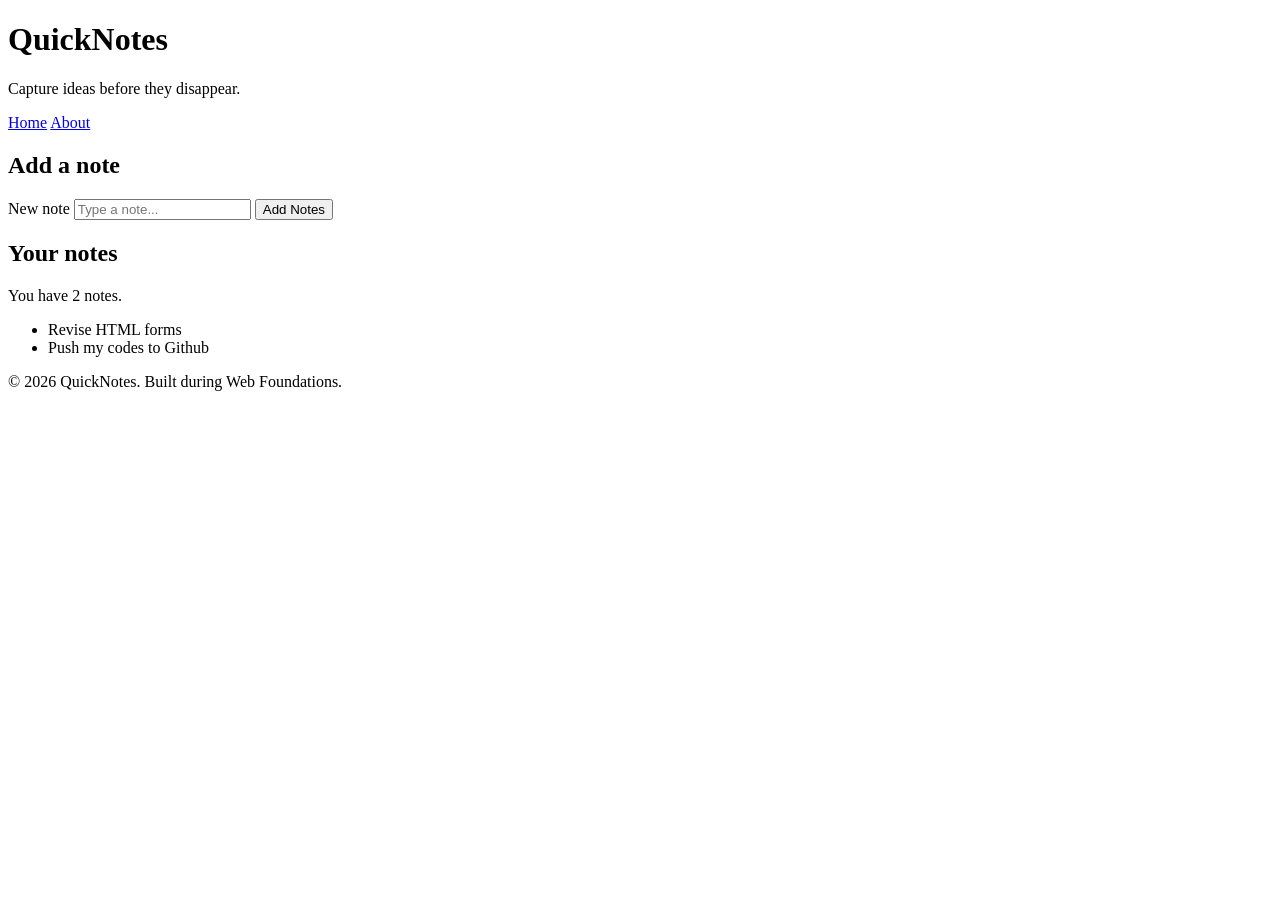
<file: day1/index.html>
<!doctype html>
<html lang="en">
  <head>
    <meta charset="UTF-8" />
    <meta name="viewport" content="width=device-width, initial-scale=1.0" />
    <title>QuickNotes</title>
  </head>
  <body>
    <header>
      <h1>QuickNotes</h1>
      <p>Capture ideas before they disappear.</p>
      <nav>
        <a href="index.html">Home</a>
        <a href="about.html">About</a>
      </nav>
    </header>
    <main>
      <section>
        <h2>Add a note</h2>
        <form id="note-form">
          <label for="note-input">New note</label>
          <input type="text" id="note-input" placeholder="Type a note..." />
          <button type="submit">Add Notes</button>
        </form>
      </section>

      <section>
        <h2>Your notes</h2>
        <p id="note-count">You have 2 notes.</p>
        <ul id="notes-list">
          <li>Revise HTML forms</li>
          <li>Push my codes to Github</li>
        </ul>
      </section>
    </main>

    <footer>
      <p>&copy; 2026 QuickNotes. Built during Web Foundations.</p>
    </footer>
  </body>
</html>
</file>
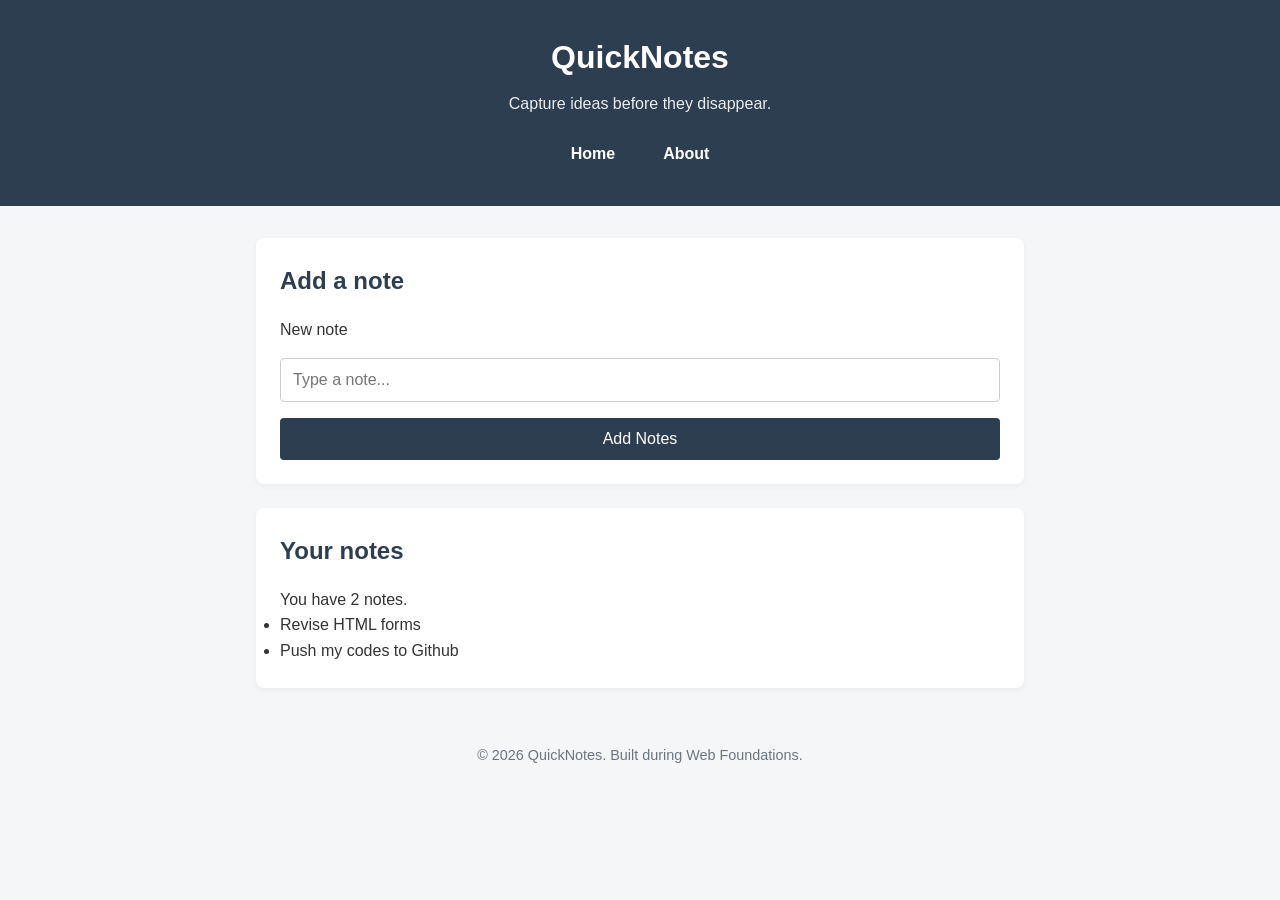
<file: day2/index.html>
<!doctype html>
<html lang="en">
  <head>
    <meta charset="UTF-8" />
    <meta name="viewport" content="width=device-width, initial-scale=1.0" />
    <title>QuickNotes</title>
    <link rel="stylesheet" href="style.css" />
  </head>
  <body>
    <header>
      <h1>QuickNotes</h1>
      <p>Capture ideas before they disappear.</p>
      <nav>
        <a href="index.html">Home</a>
        <a href="about.html">About</a>
      </nav>
    </header>
    <main>
      <section>
        <h2>Add a note</h2>
        <form id="note-form">
          <label for="note-input">New note</label>
          <input type="text" id="note-input" placeholder="Type a note..." />
          <button type="submit">Add Notes</button>
        </form>
      </section>

      <section>
        <h2>Your notes</h2>
        <p id="note-count">You have 2 notes.</p>
        <ul id="notes-list">
          <li>Revise HTML forms</li>
          <li>Push my codes to Github</li>
        </ul>
      </section>
    </main>

    <footer>
      <p>&copy; 2026 QuickNotes. Built during Web Foundations.</p>
    </footer>
  </body>
</html>
</file>
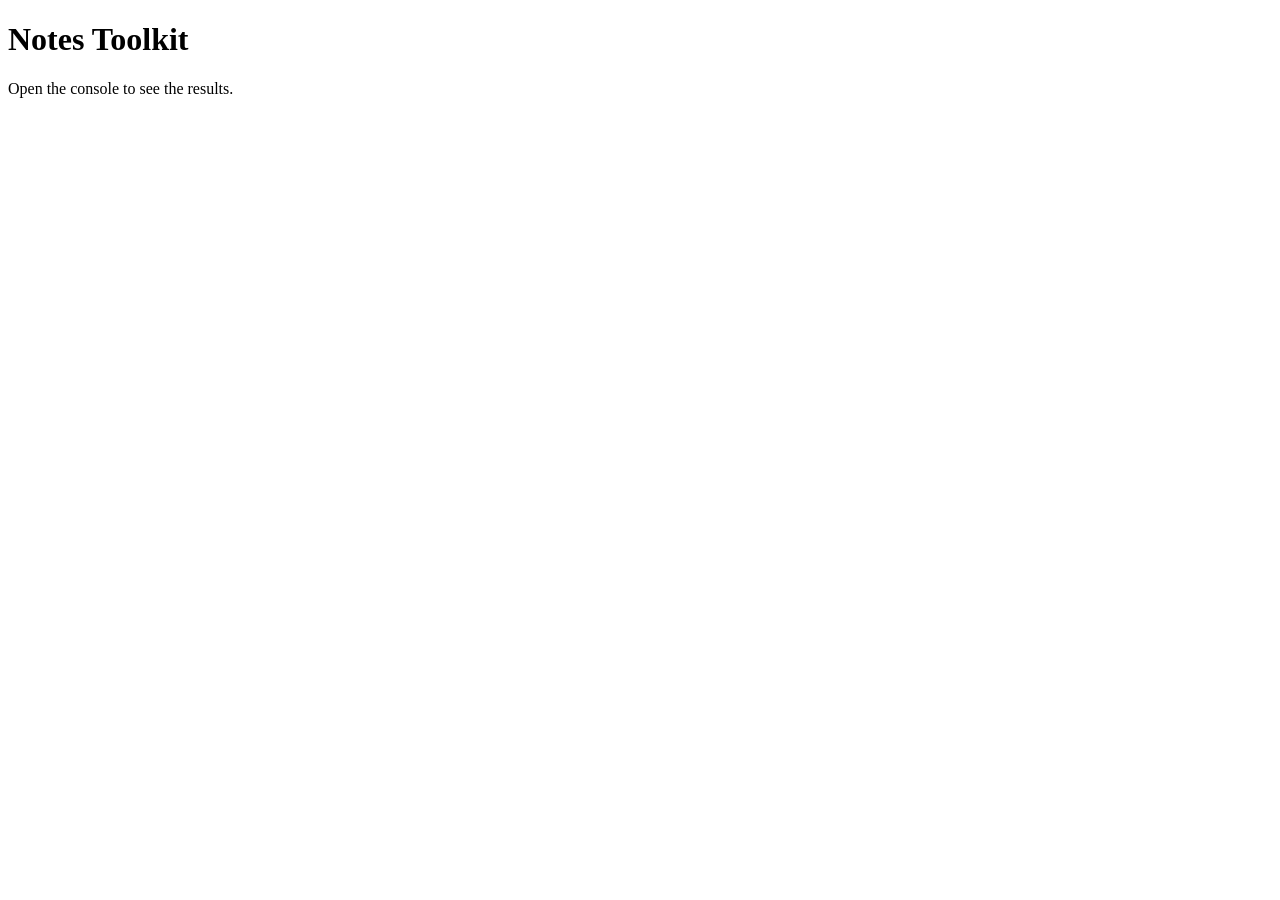
<file: day3/index.html>
<!doctype html>
<html lang="en">
  <head>
    <meta charset="UTF-8" />
    <meta name="viewport" content="width=device-width, initial-scale=1.0" />
    <title>Notes Toolkit</title>
    <script src="script.js" defer></script>
  </head>
  <body>
    <h1>Notes Toolkit</h1>
    <p>Open the console to see the results.</p>
  </body>
</html>
</file>
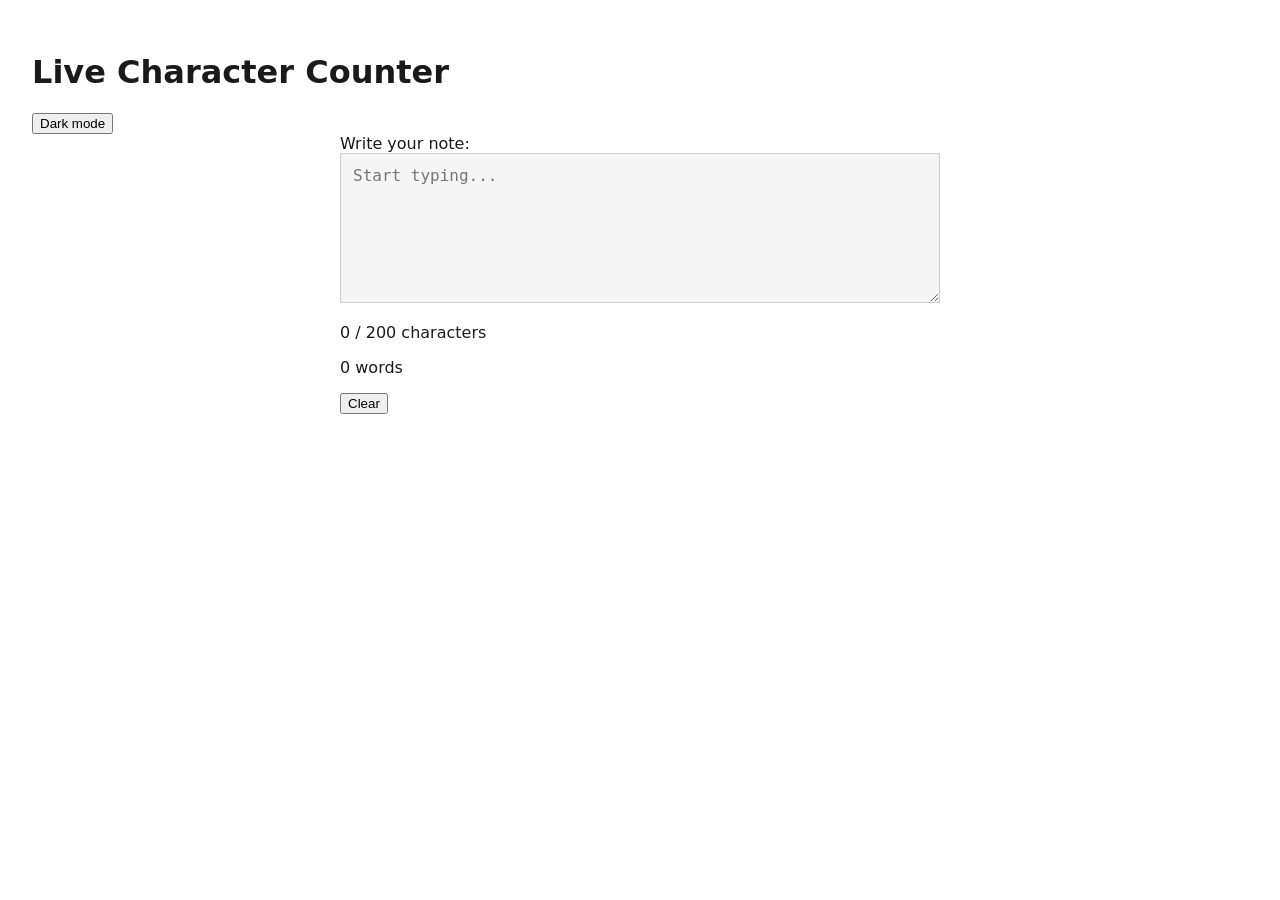
<file: day4/index.html>
<!doctype html>
<html lang="en">
  <head>
    <meta charset="UTF-8" />
    <meta name="viewport" content="width=device-width, initial-scale=1.0" />
    <title>Day 4 - Live Character Counter and Dark Mode</title>
    <link rel="stylesheet" href="style.css" />
    <script src="script.js" defer></script>
  </head>
  <body>
    <header>
      <h1>Live Character Counter</h1>
      <button id="theme-toggle" type="button">Dark mode</button>
    </header>

    <main>
      <section>
        <label for="note-text">Write your note:</label>
        <textarea id="note-text" placeholder="Start typing..."></textarea>

        <p id="char-count">0 / 200 characters</p>
        <p id="word-count">0 words</p>

        <button id="clear-btn" type="button">Clear</button>
      </section>
    </main>
  </body>
</html>
</file>
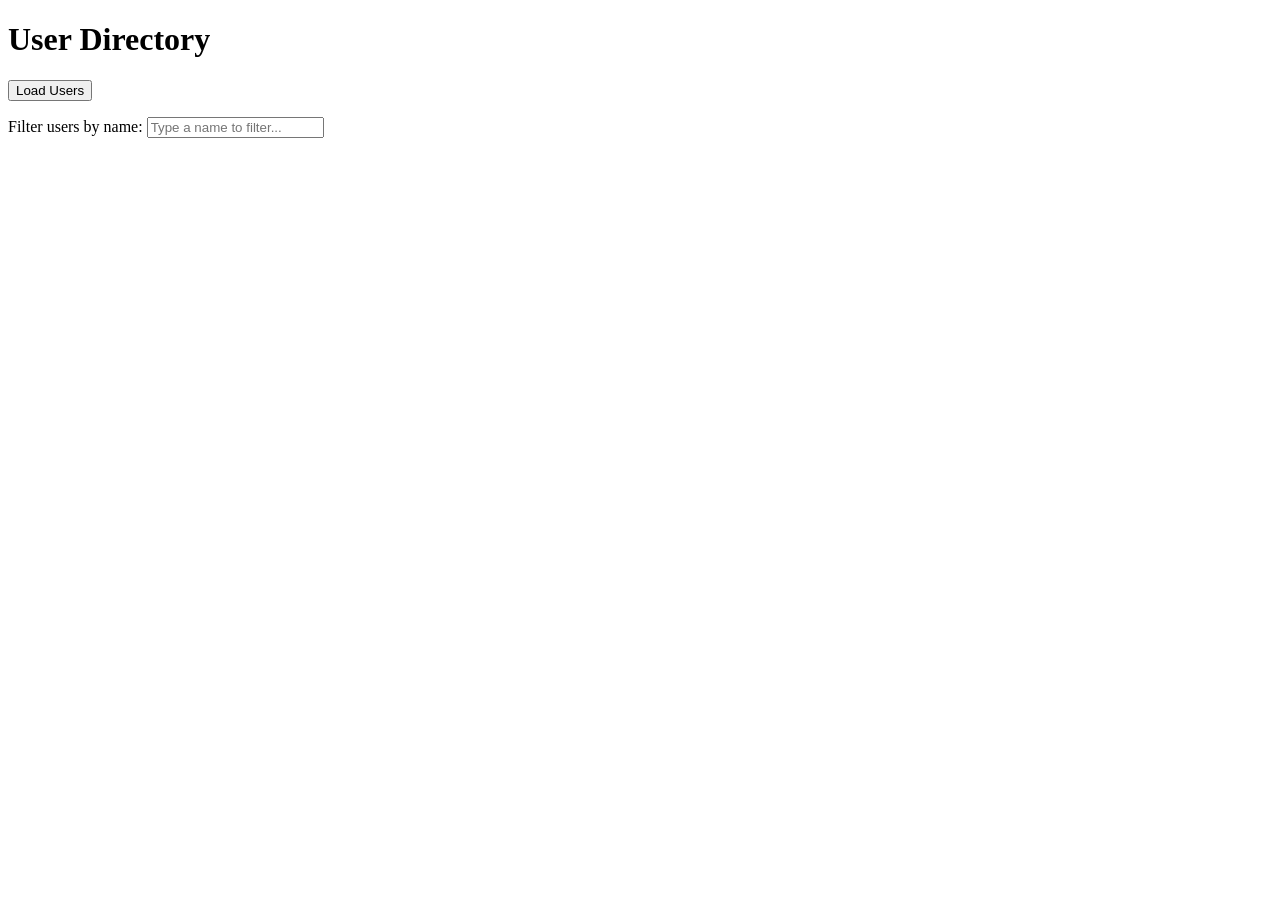
<file: day5/index.html>
<!doctype html>
<html lang="en">
  <head>
    <meta charset="UTF-8" />
    <meta name="viewport" content="width=device-width, initial-scale=1.0" />
    <title>User Directory</title>
    <script src="users.js" defer></script>
  </head>
  <body>
    <header>
      <h1>User Directory</h1>
    </header>

    <main>
      <button id="load-users">Load Users</button>

      <p>
        <label for="filter-input">Filter users by name:</label>
        <input
          type="text"
          id="filter-input"
          placeholder="Type a name to filter..."
        />
      </p>

      <p id="status"></p>

      <ul id="users-list"></ul>
    </main>
  </body>
</html>
</file>
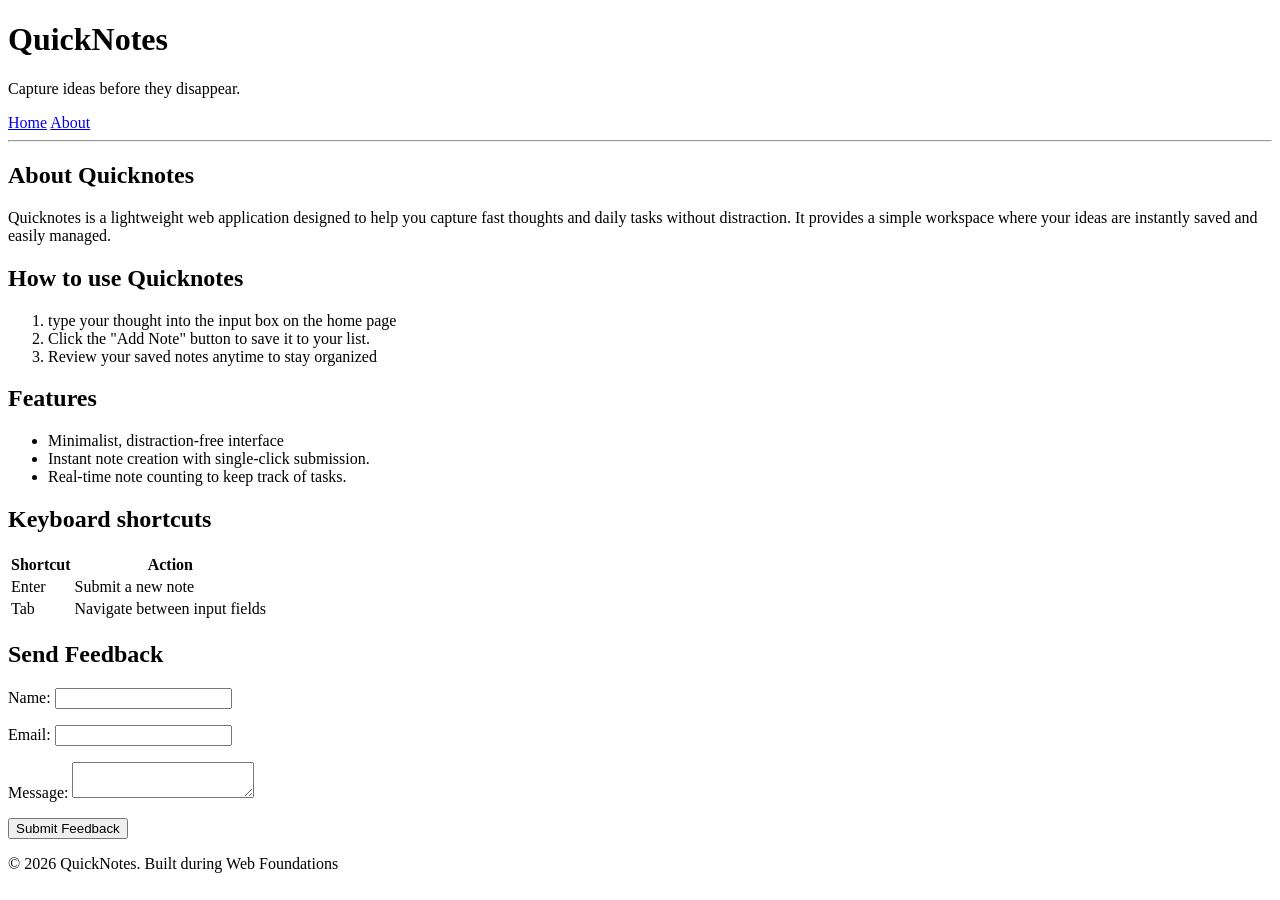
<file: day1/about.html>
<!doctype html>
<html lang="en">
  <head>
    <meta charset="UTF-8" />
    <meta name="viewport" content="width=device-width, initial-scale=1.0" />
    <title>About - QuickNotes</title>
  </head>
  <body>
    <!--Navigation Header-->
    <header>
      <h1>QuickNotes</h1>
      <p>Capture ideas before they disappear.</p>
      <nav>
        <a href="index.html">Home</a>
        <a href="about.html">About</a>
      </nav>
    </header>
    <hr />
    <main>
      <h2>About Quicknotes</h2>
      <p>
        Quicknotes is a lightweight web application designed to help you capture
        fast thoughts and daily tasks without distraction. It provides a simple
        workspace where your ideas are instantly saved and easily managed.
      </p>

      <section>
        <h2>How to use Quicknotes</h2>
        <ol>
          <li>type your thought into the input box on the home page</li>
          <li>Click the "Add Note" button to save it to your list.</li>
          <li>Review your saved notes anytime to stay organized</li>
        </ol>
      </section>

      <section>
        <h2>Features</h2>
        <ul>
          <li>Minimalist, distraction-free interface</li>
          <li>Instant note creation with single-click submission.</li>
          <li>Real-time note counting to keep track of tasks.</li>
        </ul>
      </section>

      <section>
        <h2>Keyboard shortcuts</h2>
        <table>
          <thead>
            <tr>
              <th>Shortcut</th>
              <th>Action</th>
            </tr>
          </thead>
          <tbody>
            <tr>
              <td>Enter</td>
              <td>Submit a new note</td>
            </tr>
            <tr>
              <td>Tab</td>
              <td>Navigate between input fields</td>
            </tr>
          </tbody>
        </table>
      </section>

      <section>
        <h2>Send Feedback</h2>
        <form>
          <p>
            <label for="user-name">Name:</label>
            <input type="text" id="user-name" name="user-name" required />
          </p>
          <p>
            <label for="user-email">Email:</label>
            <input type="email" id="user-email" name="user-emai" required />
          </p>
          <p>
            <label for="user-message">Message:</label>
            <textarea name="user-message" id="user-message" required></textarea>
          </p>
          <button type="submit">Submit Feedback</button>
        </form>
      </section>
    </main>

    <footer>
      <p>&copy; 2026 QuickNotes. Built during Web Foundations</p>
    </footer>
  </body>
</html>
</file>
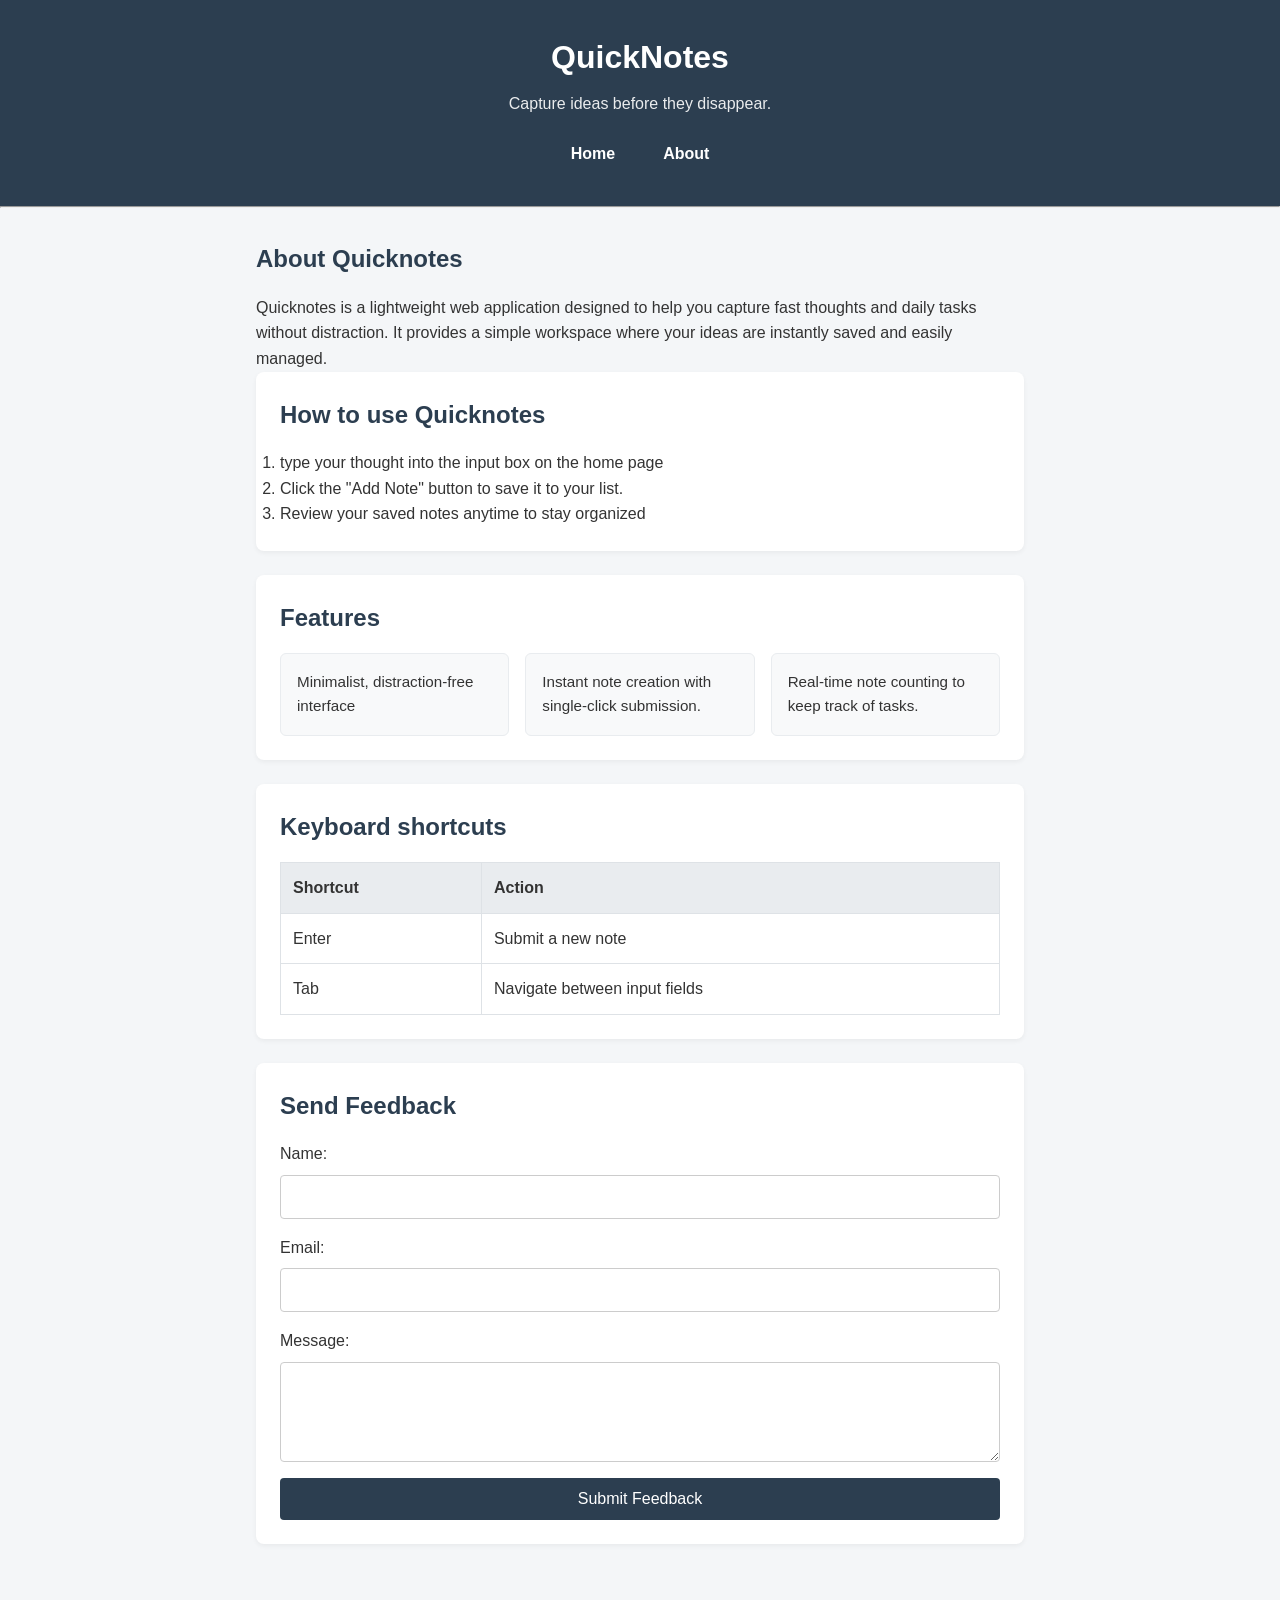
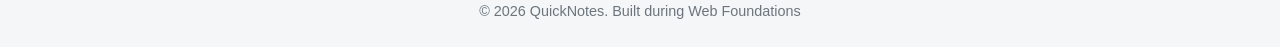
<file: day2/about.html>
<!doctype html>
<html lang="en">
  <head>
    <meta charset="UTF-8" />
    <meta name="viewport" content="width=device-width, initial-scale=1.0" />
    <title>About - QuickNotes</title>
    <link rel="stylesheet" href="style.css" />
  </head>
  <body>
    <!--Navigation Header-->
    <header>
      <h1>QuickNotes</h1>
      <p>Capture ideas before they disappear.</p>
      <nav>
        <a href="index.html">Home</a>
        <a href="about.html">About</a>
      </nav>
    </header>
    <hr />
    <main>
      <h2>About Quicknotes</h2>
      <p>
        Quicknotes is a lightweight web application designed to help you capture
        fast thoughts and daily tasks without distraction. It provides a simple
        workspace where your ideas are instantly saved and easily managed.
      </p>

      <section>
        <h2>How to use Quicknotes</h2>
        <ol>
          <li>type your thought into the input box on the home page</li>
          <li>Click the "Add Note" button to save it to your list.</li>
          <li>Review your saved notes anytime to stay organized</li>
        </ol>
      </section>

      <section>
        <h2>Features</h2>
        <ul class="features">
          <li>Minimalist, distraction-free interface</li>
          <li>Instant note creation with single-click submission.</li>
          <li>Real-time note counting to keep track of tasks.</li>
        </ul>
      </section>

      <section>
        <h2>Keyboard shortcuts</h2>
        <table>
          <thead>
            <tr>
              <th>Shortcut</th>
              <th>Action</th>
            </tr>
          </thead>
          <tbody>
            <tr>
              <td>Enter</td>
              <td>Submit a new note</td>
            </tr>
            <tr>
              <td>Tab</td>
              <td>Navigate between input fields</td>
            </tr>
          </tbody>
        </table>
      </section>

      <section>
        <h2>Send Feedback</h2>
        <form>
          <p>
            <label for="user-name">Name:</label>
            <input type="text" id="user-name" name="user-name" required />
          </p>
          <p>
            <label for="user-email">Email:</label>
            <input type="email" id="user-email" name="user-emai" required />
          </p>
          <p>
            <label for="user-message">Message:</label>
            <textarea name="user-message" id="user-message" required></textarea>
          </p>
          <button type="submit">Submit Feedback</button>
        </form>
      </section>
    </main>

    <footer>
      <p>&copy; 2026 QuickNotes. Built during Web Foundations</p>
    </footer>
  </body>
</html>
</file>
<file: day2/style.css>
/* 1. Box Sizing Reset */
*,
*::before,
*::after {
  box-sizing: border-box;
  margin: 0;
  padding: 0;
}

/* Base Styles */
body {
  font-family: Arial, sans-serif;
  line-height: 1.6;
  background-color: #f4f6f8;
  color: #333;
}

/* 2. Header Styles */
header {
  background-color: #2c3e50;
  color: #ffffff;
  padding: 2rem 1rem;
  text-align: center;
}

header h1 {
  margin-bottom: 0.5rem;
}

header p {
  margin-bottom: 1rem;
  opacity: 0.9;
}

/* 3. Navigation Bar (Flexbox) */
header nav {
  display: flex;
  justify-content: center;
  align-items: center;
  gap: 16px;
}

header nav a {
  color: #ffffff;
  text-decoration: none;
  font-weight: bold;
  padding: 0.5rem 1rem;
  border-radius: 4px;
  transition:
    background-color 0.3s ease,
    color 0.3s ease;
}

header nav a:hover {
  background-color: #34495e;
  color: #00d1b2;
}

/* 4. Main & Section Layout */
main {
  max-width: 800px;
  margin: 2rem auto;
  padding: 0 1rem;
}

section {
  background-color: #ffffff;
  border-radius: 8px;
  padding: 1.5rem;
  margin-bottom: 1.5rem;
  box-shadow: 0 2px 5px rgba(0, 0, 0, 0.05);
}

main h2 {
  margin-bottom: 1rem;
  color: #2c3e50;
}

/* 5. Features Grid Layout */
ul.features {
  display: grid;
  grid-template-columns: repeat(auto-fit, minmax(180px, 1fr));
  gap: 1rem;
  list-style: none;
}

ul.features li {
  background-color: #f8f9fa;
  border: 1px solid #e9ecef;
  border-radius: 6px;
  padding: 1rem;
  font-size: 0.95rem;
}

/* 6. Shortcuts Table Styles */
table {
  width: 100%;
  border-collapse: collapse;
  margin-top: 1rem;
}

th,
td {
  border: 1px solid #dee2e6;
  padding: 0.75rem;
  text-align: left;
}

th {
  background-color: #e9ecef;
}

/* 7. Feedback Form Styles */
form {
  display: flex;
  flex-direction: column;
  gap: 1rem;
}

form p {
  display: flex;
  flex-direction: column;
  gap: 0.5rem;
}

input[type="text"],
input[type="email"],
textarea {
  width: 100%;
  padding: 0.75rem;
  border: 1px solid #ccc;
  border-radius: 4px;
  font-size: 1rem;
}

textarea {
  min-height: 100px;
  resize: vertical;
}

button {
  width: 100%;
  padding: 0.75rem;
  background-color: #2c3e50;
  color: #ffffff;
  border: none;
  border-radius: 4px;
  font-size: 1rem;
  cursor: pointer;
  transition: background-color 0.3s ease;
}

button:hover {
  background-color: #1a252f;
}

/* Footer */
footer {
  text-align: center;
  padding: 1.5rem;
  color: #6c757d;
  font-size: 0.9rem;
}

/* 8. Media Query for Small Screens */
@media (max-width: 600px) {
  header {
    padding: 1rem 0.5rem;
  }

  header h1 {
    font-size: 1.5rem;
  }
}
</file>
<file: day4/style.css>
:root {
  --bg-color: #ffffff;
  --text-color: #1a1a1a;
  --card-bg: #f5f5f5;
  --border-color: #cccccc;
  --warning-color: #d97706; /* Orange text */
  --over-color: #dc2626; /* Red text */
}

body.dark {
  --bg-color: #121212;
  --text-color: #f3f4f6;
  --card-bg: #1e1e1e;
  --border-color: #444444;
}

body {
  background-color: var(--bg-color);
  color: var(--text-color);
  font-family:
    system-ui,
    -apple-system,
    sans-serif;
  margin: 0;
  padding: 2rem;
  transition:
    background-color 0.3s,
    color 0.3s;
}

main {
  max-width: 600px;
  margin: 0 auto;
}

textarea {
  width: 100%;
  height: 150px;
  background-color: var(--card-bg);
  color: var(--text-color);
  border: 1px solid var(--border-color);
  padding: 0.75rem;
  font-size: 1rem;
  box-sizing: border-box;
}

/* Character counter classes */
.warning {
  color: var(--warning-color);
}

.over {
  color: var(--over-color);
  font-weight: bold;
}
</file>
